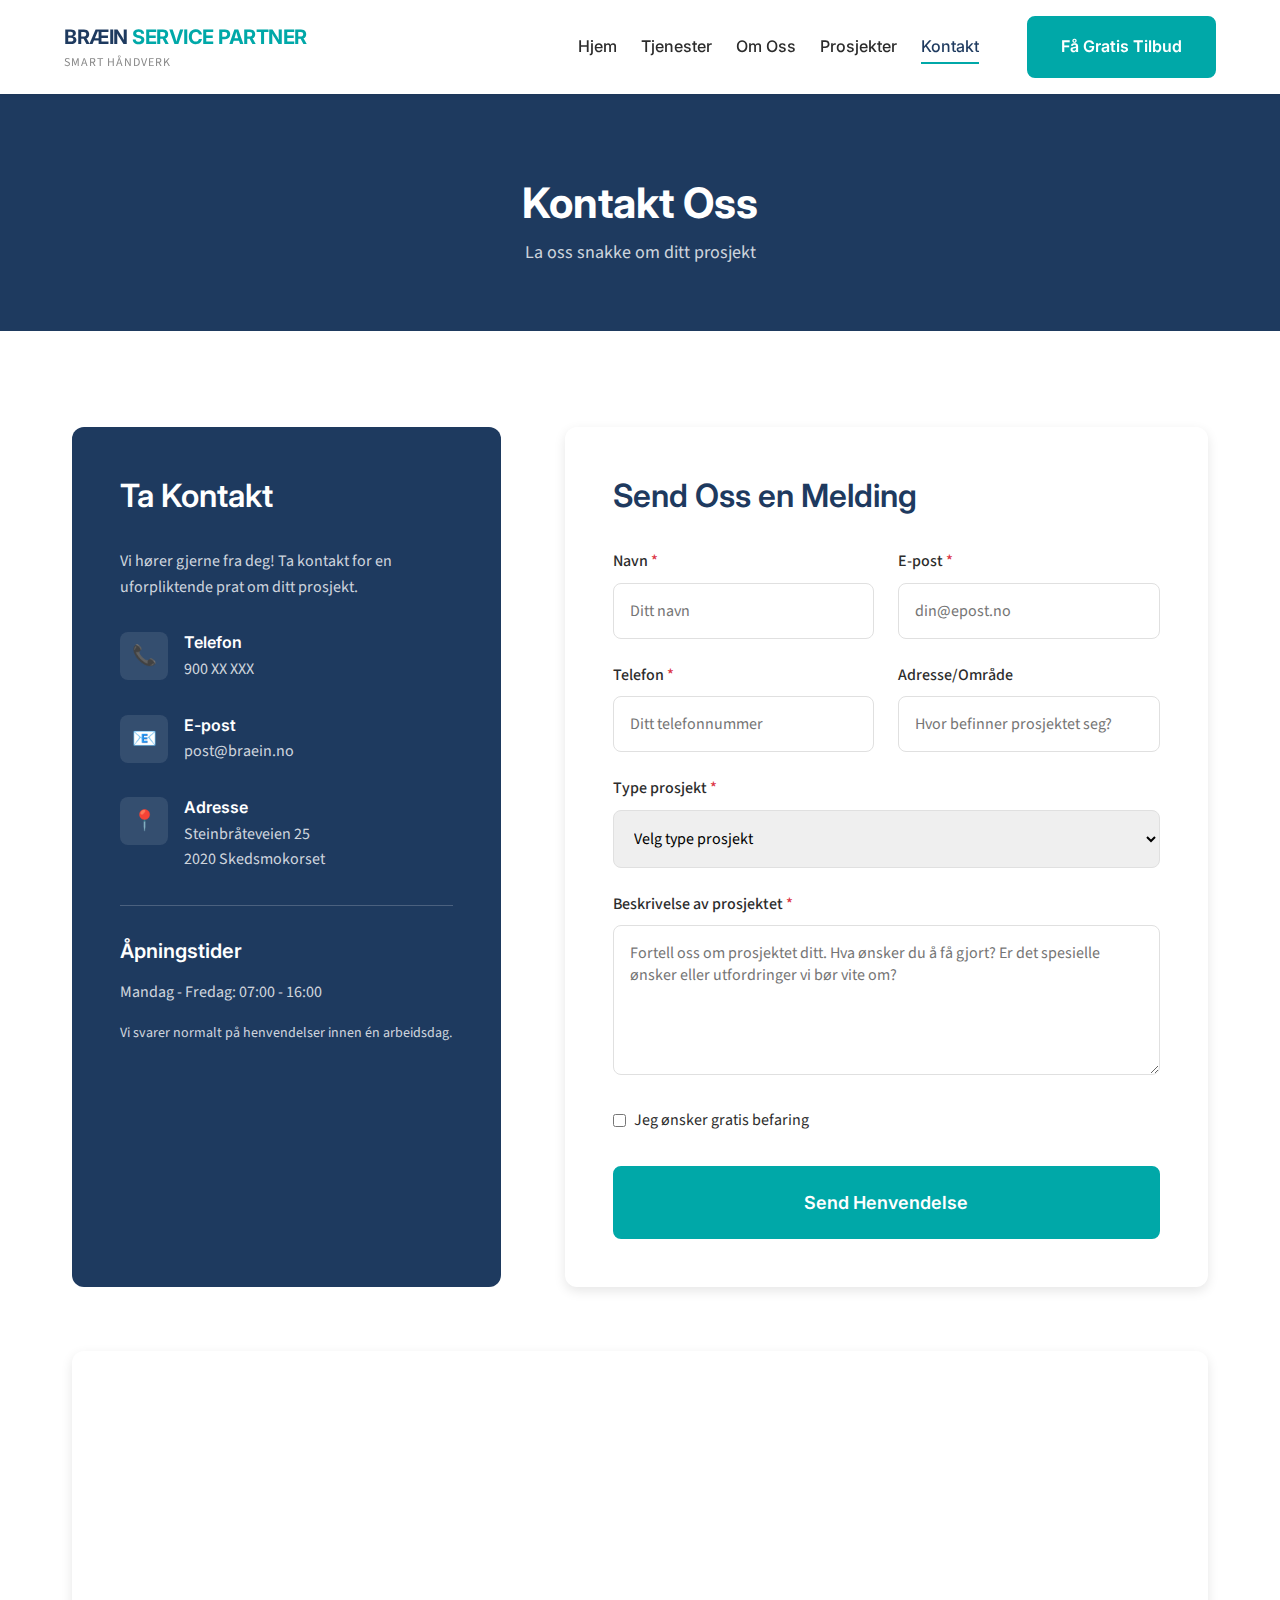
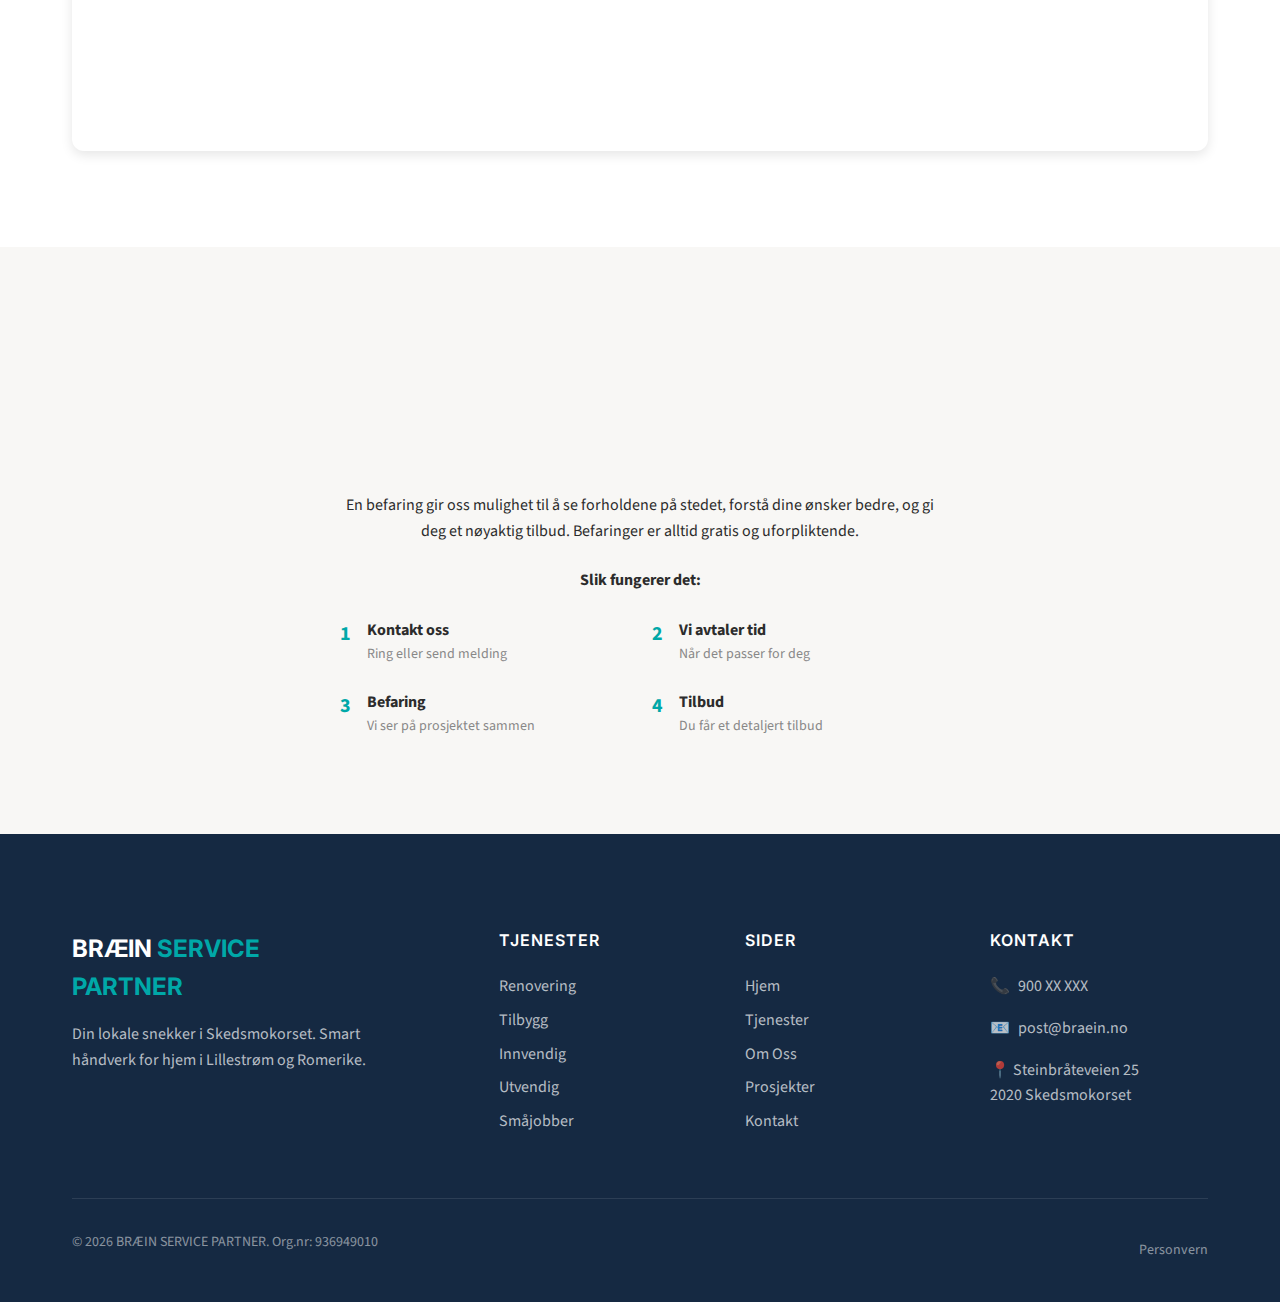
<file: kontakt.html>
<!DOCTYPE html>
<html lang="nb-NO">
<head>
    <meta charset="UTF-8">
    <meta name="viewport" content="width=device-width, initial-scale=1.0">
    <meta http-equiv="X-UA-Compatible" content="IE=edge">

    <!-- Primary Meta Tags -->
    <title>Kontakt Snekker Lillestrøm | Gratis Tilbud | BRÆIN SERVICE PARTNER</title>
    <meta name="description" content="Kontakt BRÆIN SERVICE PARTNER for snekkerarbeid i Lillestrøm. Gratis befaring og uforpliktende tilbud. Ring eller send melding.">
    <meta name="keywords" content="kontakt snekker, tilbud snekkerarbeid, befaring lillestrøm, skedsmokorset snekker">
    <meta name="author" content="BRÆIN SERVICE PARTNER">
    <meta name="robots" content="index, follow">

    <!-- Open Graph / Facebook -->
    <meta property="og:type" content="website">
    <meta property="og:url" content="https://braein.no/kontakt.html">
    <meta property="og:title" content="Kontakt Snekker Lillestrøm | BRÆIN SERVICE PARTNER">
    <meta property="og:description" content="Kontakt BRÆIN SERVICE PARTNER for snekkerarbeid i Lillestrøm. Gratis befaring og uforpliktende tilbud.">
    <meta property="og:locale" content="nb_NO">

    <!-- Canonical URL -->
    <link rel="canonical" href="https://braein.no/kontakt.html">

    <!-- Fonts -->
    <link rel="preconnect" href="https://fonts.googleapis.com">
    <link rel="preconnect" href="https://fonts.gstatic.com" crossorigin>
    <link href="https://fonts.googleapis.com/css2?family=Inter:wght@400;500;600;700&family=Source+Sans+Pro:wght@400;600&display=swap" rel="stylesheet">

    <!-- Stylesheets -->
    <link rel="stylesheet" href="css/style.css">
    <link rel="stylesheet" href="css/responsive.css">

    <!-- Favicon -->
    <link rel="icon" type="image/x-icon" href="favicon.ico">
</head>
<body>
    <!-- Header -->
    <header class="header">
        <div class="header__inner">
            <a href="index.html" class="header__logo">
                <div>
                    <div class="header__logo-text">BRÆIN <span>SERVICE PARTNER</span></div>
                    <div class="header__logo-tagline">Smart Håndverk</div>
                </div>
            </a>

            <nav class="nav" aria-label="Hovednavigasjon">
                <ul class="nav__list">
                    <li><a href="index.html" class="nav__link">Hjem</a></li>
                    <li><a href="tjenester.html" class="nav__link">Tjenester</a></li>
                    <li><a href="om-oss.html" class="nav__link">Om Oss</a></li>
                    <li><a href="prosjekter.html" class="nav__link">Prosjekter</a></li>
                    <li><a href="kontakt.html" class="nav__link active">Kontakt</a></li>
                </ul>
                <div class="nav__cta">
                    <a href="kontakt.html" class="btn btn--primary">Få Gratis Tilbud</a>
                </div>
            </nav>

            <button class="nav-toggle" aria-label="Åpne meny" aria-expanded="false">
                <span class="nav-toggle__bar"></span>
                <span class="nav-toggle__bar"></span>
                <span class="nav-toggle__bar"></span>
            </button>
        </div>
    </header>

    <!-- Page Header -->
    <section class="page-header">
        <div class="container">
            <h1 class="page-header__title">Kontakt Oss</h1>
            <p class="page-header__subtitle">La oss snakke om ditt prosjekt</p>
        </div>
    </section>

    <!-- Contact Section -->
    <section class="section">
        <div class="container">
            <div class="contact-grid">
                <!-- Contact Info -->
                <div class="contact-info">
                    <h2>Ta Kontakt</h2>
                    <p style="color: rgba(255,255,255,0.8); margin-bottom: var(--space-xl);">Vi hører gjerne fra deg! Ta kontakt for en uforpliktende prat om ditt prosjekt.</p>

                    <div class="contact-info__item">
                        <div class="contact-info__icon">📞</div>
                        <div class="contact-info__content">
                            <h4>Telefon</h4>
                            <p><a href="tel:+47900XXXXX">900 XX XXX</a></p>
                        </div>
                    </div>

                    <div class="contact-info__item">
                        <div class="contact-info__icon">📧</div>
                        <div class="contact-info__content">
                            <h4>E-post</h4>
                            <p><a href="mailto:post@braein.no">post@braein.no</a></p>
                        </div>
                    </div>

                    <div class="contact-info__item">
                        <div class="contact-info__icon">📍</div>
                        <div class="contact-info__content">
                            <h4>Adresse</h4>
                            <p>Steinbråteveien 25<br>2020 Skedsmokorset</p>
                        </div>
                    </div>

                    <div class="contact-info__hours">
                        <h4>Åpningstider</h4>
                        <p>Mandag - Fredag: 07:00 - 16:00</p>
                        <p style="margin-top: var(--space-sm); font-size: var(--text-sm);">Vi svarer normalt på henvendelser innen én arbeidsdag.</p>
                    </div>
                </div>

                <!-- Contact Form -->
                <div class="contact-form-wrapper">
                    <h2>Send Oss en Melding</h2>
                    <form id="contact-form" action="#" method="POST">
                        <div class="form-message"></div>

                        <div class="form-row">
                            <div class="form-group">
                                <label for="name">Navn <span class="required">*</span></label>
                                <input type="text" id="name" name="name" required placeholder="Ditt navn">
                            </div>
                            <div class="form-group">
                                <label for="email">E-post <span class="required">*</span></label>
                                <input type="email" id="email" name="email" required placeholder="din@epost.no">
                            </div>
                        </div>

                        <div class="form-row">
                            <div class="form-group">
                                <label for="phone">Telefon <span class="required">*</span></label>
                                <input type="tel" id="phone" name="phone" required placeholder="Ditt telefonnummer">
                            </div>
                            <div class="form-group">
                                <label for="address">Adresse/Område</label>
                                <input type="text" id="address" name="address" placeholder="Hvor befinner prosjektet seg?">
                            </div>
                        </div>

                        <div class="form-group">
                            <label for="projectType">Type prosjekt <span class="required">*</span></label>
                            <select id="projectType" name="projectType" required>
                                <option value="">Velg type prosjekt</option>
                                <option value="renovering">Renovering/oppussing</option>
                                <option value="tilbygg">Tilbygg/påbygg</option>
                                <option value="innvendig">Innvendig snekkerarbeid</option>
                                <option value="utvendig">Utvendig snekkerarbeid</option>
                                <option value="smajobber">Småjobber/vedlikehold</option>
                                <option value="annet">Annet</option>
                            </select>
                        </div>

                        <div class="form-group">
                            <label for="description">Beskrivelse av prosjektet <span class="required">*</span></label>
                            <textarea id="description" name="description" required placeholder="Fortell oss om prosjektet ditt. Hva ønsker du å få gjort? Er det spesielle ønsker eller utfordringer vi bør vite om?"></textarea>
                        </div>

                        <div class="form-group form-checkbox">
                            <input type="checkbox" id="siteVisit" name="siteVisit">
                            <label for="siteVisit">Jeg ønsker gratis befaring</label>
                        </div>

                        <div class="form-submit">
                            <button type="submit" class="btn btn--primary btn--lg">Send Henvendelse</button>
                        </div>
                    </form>
                </div>
            </div>

            <!-- Map Section -->
            <div class="contact-map">
                <iframe
                    src="https://www.google.com/maps/embed?pb=!1m18!1m12!1m3!1d1996.5!2d11.034!3d59.954!2m3!1f0!2f0!3f0!3m2!1i1024!2i768!4f13.1!3m3!1m2!1s0x46417c8e8c8c8c8c%3A0x1234567890abcdef!2sSteinbr%C3%A5teveien%2025%2C%202020%20Skedsmokorset!5e0!3m2!1sno!2sno!4v1234567890"
                    width="100%"
                    height="100%"
                    style="border:0;"
                    allowfullscreen=""
                    loading="lazy"
                    title="Kart til BRÆIN SERVICE PARTNER"
                    referrerpolicy="no-referrer-when-downgrade">
                </iframe>
            </div>
        </div>
    </section>

    <!-- Free Quote CTA -->
    <section class="section section--light">
        <div class="container">
            <div class="section-header">
                <h2 class="section-header__title">Gratis Befaring</h2>
                <p class="section-header__subtitle">Vi kommer gjerne på befaring for å se på prosjektet ditt</p>
            </div>
            <div class="text-center" style="max-width: 600px; margin: 0 auto;">
                <p>En befaring gir oss mulighet til å se forholdene på stedet, forstå dine ønsker bedre, og gi deg et nøyaktig tilbud. Befaringer er alltid gratis og uforpliktende.</p>
                <p style="margin-top: var(--space-lg);"><strong>Slik fungerer det:</strong></p>
                <div style="display: grid; grid-template-columns: repeat(auto-fit, minmax(200px, 1fr)); gap: var(--space-lg); margin-top: var(--space-lg); text-align: left;">
                    <div style="display: flex; gap: var(--space-md);">
                        <span style="color: var(--color-accent); font-weight: bold; font-size: var(--text-xl);">1</span>
                        <div>
                            <strong>Kontakt oss</strong>
                            <p class="text-muted" style="font-size: var(--text-sm);">Ring eller send melding</p>
                        </div>
                    </div>
                    <div style="display: flex; gap: var(--space-md);">
                        <span style="color: var(--color-accent); font-weight: bold; font-size: var(--text-xl);">2</span>
                        <div>
                            <strong>Vi avtaler tid</strong>
                            <p class="text-muted" style="font-size: var(--text-sm);">Når det passer for deg</p>
                        </div>
                    </div>
                    <div style="display: flex; gap: var(--space-md);">
                        <span style="color: var(--color-accent); font-weight: bold; font-size: var(--text-xl);">3</span>
                        <div>
                            <strong>Befaring</strong>
                            <p class="text-muted" style="font-size: var(--text-sm);">Vi ser på prosjektet sammen</p>
                        </div>
                    </div>
                    <div style="display: flex; gap: var(--space-md);">
                        <span style="color: var(--color-accent); font-weight: bold; font-size: var(--text-xl);">4</span>
                        <div>
                            <strong>Tilbud</strong>
                            <p class="text-muted" style="font-size: var(--text-sm);">Du får et detaljert tilbud</p>
                        </div>
                    </div>
                </div>
            </div>
        </div>
    </section>

    <!-- Footer -->
    <footer class="footer">
        <div class="container">
            <div class="footer__grid">
                <div class="footer__brand">
                    <div class="footer__logo">BRÆIN <span>SERVICE PARTNER</span></div>
                    <p class="footer__description">Din lokale snekker i Skedsmokorset. Smart håndverk for hjem i Lillestrøm og Romerike.</p>
                </div>

                <div class="footer__column">
                    <h4>Tjenester</h4>
                    <div class="footer__links">
                        <a href="tjenester.html#renovering">Renovering</a>
                        <a href="tjenester.html#tilbygg">Tilbygg</a>
                        <a href="tjenester.html#innvendig">Innvendig</a>
                        <a href="tjenester.html#utvendig">Utvendig</a>
                        <a href="tjenester.html#smajobber">Småjobber</a>
                    </div>
                </div>

                <div class="footer__column">
                    <h4>Sider</h4>
                    <div class="footer__links">
                        <a href="index.html">Hjem</a>
                        <a href="tjenester.html">Tjenester</a>
                        <a href="om-oss.html">Om Oss</a>
                        <a href="prosjekter.html">Prosjekter</a>
                        <a href="kontakt.html">Kontakt</a>
                    </div>
                </div>

                <div class="footer__column">
                    <h4>Kontakt</h4>
                    <div class="footer__contact-item">
                        📞 <a href="tel:+47900XXXXX">900 XX XXX</a>
                    </div>
                    <div class="footer__contact-item">
                        📧 <a href="mailto:post@braein.no">post@braein.no</a>
                    </div>
                    <div class="footer__contact-item">
                        📍 Steinbråteveien 25<br>2020 Skedsmokorset
                    </div>
                </div>
            </div>

            <div class="footer__bottom">
                <p class="footer__copyright">© 2026 BRÆIN SERVICE PARTNER. Org.nr: 936949010</p>
                <div class="footer__legal">
                    <a href="#">Personvern</a>
                </div>
            </div>
        </div>
    </footer>

    <!-- JavaScript -->
    <script src="js/main.js"></script>
</body>
</html>
</file>
<file: css/style.css>
/* ========================================
   BRÆIN SERVICE PARTNER - Main Stylesheet
   ======================================== */

/* CSS Custom Properties (Design Tokens) */
:root {
    /* Colors */
    --color-primary: #1E3A5F;
    --color-primary-dark: #152942;
    --color-primary-light: #2a4d7a;
    --color-secondary: #C5A572;
    --color-secondary-dark: #a88b5a;
    --color-secondary-light: #d4bb8f;
    --color-accent: #00A8A8;
    --color-accent-dark: #008080;
    --color-accent-light: #00c4c4;
    --color-light: #F8F7F5;
    --color-white: #FFFFFF;
    --color-text: #2C2C2C;
    --color-text-light: #666666;
    --color-text-muted: #888888;
    --color-border: #E0E0E0;
    --color-success: #28a745;
    --color-error: #dc3545;

    /* Typography */
    --font-heading: 'Inter', -apple-system, BlinkMacSystemFont, sans-serif;
    --font-body: 'Source Sans Pro', -apple-system, BlinkMacSystemFont, sans-serif;

    /* Font Sizes */
    --text-xs: 0.75rem;
    --text-sm: 0.875rem;
    --text-base: 1rem;
    --text-lg: 1.125rem;
    --text-xl: 1.25rem;
    --text-2xl: 1.5rem;
    --text-3xl: 2rem;
    --text-4xl: 2.625rem;

    /* Spacing */
    --space-xs: 0.25rem;
    --space-sm: 0.5rem;
    --space-md: 1rem;
    --space-lg: 1.5rem;
    --space-xl: 2rem;
    --space-2xl: 3rem;
    --space-3xl: 4rem;
    --space-4xl: 6rem;

    /* Layout */
    --max-width: 1200px;
    --border-radius: 8px;
    --border-radius-lg: 12px;

    /* Shadows */
    --shadow-sm: 0 1px 3px rgba(0, 0, 0, 0.08);
    --shadow-md: 0 4px 12px rgba(0, 0, 0, 0.1);
    --shadow-lg: 0 8px 24px rgba(0, 0, 0, 0.12);
    --shadow-xl: 0 12px 48px rgba(0, 0, 0, 0.15);

    /* Transitions */
    --transition-fast: 150ms ease;
    --transition-base: 250ms ease;
    --transition-slow: 350ms ease;
}

/* ========================================
   Reset & Base Styles
   ======================================== */

*, *::before, *::after {
    box-sizing: border-box;
    margin: 0;
    padding: 0;
}

html {
    font-size: 16px;
    scroll-behavior: smooth;
    -webkit-font-smoothing: antialiased;
    -moz-osx-font-smoothing: grayscale;
}

body {
    font-family: var(--font-body);
    font-size: var(--text-base);
    line-height: 1.6;
    color: var(--color-text);
    background-color: var(--color-white);
}

img {
    max-width: 100%;
    height: auto;
    display: block;
}

a {
    color: var(--color-primary);
    text-decoration: none;
    transition: color var(--transition-fast);
}

a:hover {
    color: var(--color-accent);
}

ul, ol {
    list-style: none;
}

h1, h2, h3, h4, h5, h6 {
    font-family: var(--font-heading);
    font-weight: 600;
    line-height: 1.3;
    color: var(--color-primary);
}

h1 { font-size: var(--text-4xl); font-weight: 700; }
h2 { font-size: var(--text-3xl); }
h3 { font-size: var(--text-2xl); }
h4 { font-size: var(--text-xl); }

p {
    margin-bottom: var(--space-md);
}

p:last-child {
    margin-bottom: 0;
}

/* ========================================
   Utility Classes
   ======================================== */

.container {
    width: 100%;
    max-width: var(--max-width);
    margin: 0 auto;
    padding: 0 var(--space-lg);
}

.section {
    padding: var(--space-4xl) 0;
}

.section--light {
    background-color: var(--color-light);
}

.section--primary {
    background-color: var(--color-primary);
    color: var(--color-white);
}

.section--primary h2,
.section--primary h3 {
    color: var(--color-white);
}

.text-center { text-align: center; }
.text-left { text-align: left; }
.text-right { text-align: right; }

.text-muted { color: var(--color-text-muted); }
.text-light { color: var(--color-text-light); }
.text-accent { color: var(--color-accent); }
.text-secondary { color: var(--color-secondary); }

.mb-0 { margin-bottom: 0; }
.mb-sm { margin-bottom: var(--space-sm); }
.mb-md { margin-bottom: var(--space-md); }
.mb-lg { margin-bottom: var(--space-lg); }
.mb-xl { margin-bottom: var(--space-xl); }
.mb-2xl { margin-bottom: var(--space-2xl); }

/* ========================================
   Buttons
   ======================================== */

.btn {
    display: inline-flex;
    align-items: center;
    justify-content: center;
    padding: var(--space-md) var(--space-xl);
    font-family: var(--font-heading);
    font-size: var(--text-base);
    font-weight: 600;
    text-decoration: none;
    border: 2px solid transparent;
    border-radius: var(--border-radius);
    cursor: pointer;
    transition: all var(--transition-base);
    gap: var(--space-sm);
}

.btn--primary {
    background-color: var(--color-accent);
    color: var(--color-white);
    border-color: var(--color-accent);
}

.btn--primary:hover {
    background-color: var(--color-accent-dark);
    border-color: var(--color-accent-dark);
    color: var(--color-white);
    transform: translateY(-2px);
    box-shadow: var(--shadow-md);
}

.btn--secondary {
    background-color: transparent;
    color: var(--color-primary);
    border-color: var(--color-primary);
}

.btn--secondary:hover {
    background-color: var(--color-primary);
    color: var(--color-white);
    transform: translateY(-2px);
}

.btn--white {
    background-color: var(--color-white);
    color: var(--color-primary);
    border-color: var(--color-white);
}

.btn--white:hover {
    background-color: var(--color-light);
    border-color: var(--color-light);
    color: var(--color-primary);
    transform: translateY(-2px);
}

.btn--outline-white {
    background-color: transparent;
    color: var(--color-white);
    border-color: var(--color-white);
}

.btn--outline-white:hover {
    background-color: var(--color-white);
    color: var(--color-primary);
}

.btn--lg {
    padding: var(--space-lg) var(--space-2xl);
    font-size: var(--text-lg);
}

.btn--sm {
    padding: var(--space-sm) var(--space-md);
    font-size: var(--text-sm);
}

/* ========================================
   Header & Navigation
   ======================================== */

.header {
    position: fixed;
    top: 0;
    left: 0;
    right: 0;
    background-color: var(--color-white);
    box-shadow: var(--shadow-sm);
    z-index: 1000;
    transition: box-shadow var(--transition-base);
}

.header.scrolled {
    box-shadow: var(--shadow-md);
}

.header__inner {
    display: flex;
    align-items: center;
    justify-content: space-between;
    padding: var(--space-md) var(--space-lg);
    max-width: var(--max-width);
    margin: 0 auto;
}

.header__logo {
    display: flex;
    align-items: center;
    gap: var(--space-sm);
}

.header__logo-text {
    font-family: var(--font-heading);
    font-size: var(--text-xl);
    font-weight: 700;
    color: var(--color-primary);
    letter-spacing: -0.5px;
}

.header__logo-text span {
    color: var(--color-accent);
}

.header__logo-tagline {
    font-size: var(--text-xs);
    color: var(--color-text-muted);
    text-transform: uppercase;
    letter-spacing: 1px;
}

.nav {
    display: flex;
    align-items: center;
    gap: var(--space-xl);
}

.nav__list {
    display: flex;
    align-items: center;
    gap: var(--space-lg);
}

.nav__link {
    font-family: var(--font-heading);
    font-weight: 500;
    color: var(--color-text);
    padding: var(--space-sm) 0;
    position: relative;
}

.nav__link::after {
    content: '';
    position: absolute;
    bottom: 0;
    left: 0;
    width: 0;
    height: 2px;
    background-color: var(--color-accent);
    transition: width var(--transition-base);
}

.nav__link:hover::after,
.nav__link.active::after {
    width: 100%;
}

.nav__link:hover,
.nav__link.active {
    color: var(--color-primary);
}

.nav__cta {
    margin-left: var(--space-md);
}

/* Mobile Navigation Toggle */
.nav-toggle {
    display: none;
    flex-direction: column;
    gap: 5px;
    padding: var(--space-sm);
    background: none;
    border: none;
    cursor: pointer;
}

.nav-toggle__bar {
    width: 24px;
    height: 2px;
    background-color: var(--color-primary);
    transition: all var(--transition-base);
}

/* ========================================
   Quick Contact Bar
   ======================================== */

.quick-contact {
    background-color: var(--color-primary);
    color: var(--color-white);
    padding: var(--space-sm) 0;
}

.quick-contact__inner {
    display: flex;
    align-items: center;
    justify-content: flex-end;
    gap: var(--space-xl);
    max-width: var(--max-width);
    margin: 0 auto;
    padding: 0 var(--space-lg);
}

.quick-contact__item {
    display: flex;
    align-items: center;
    gap: var(--space-sm);
    font-size: var(--text-sm);
}

.quick-contact__item a {
    color: var(--color-white);
}

.quick-contact__item a:hover {
    color: var(--color-secondary-light);
}

.quick-contact__icon {
    font-size: var(--text-base);
}

/* ========================================
   Hero Section
   ======================================== */

.hero {
    position: relative;
    min-height: 90vh;
    display: flex;
    align-items: center;
    background-color: var(--color-primary);
    margin-top: 80px;
    overflow: hidden;
}

.hero__background {
    position: absolute;
    inset: 0;
    z-index: 1;
}

.hero__background img {
    width: 100%;
    height: 100%;
    object-fit: cover;
    opacity: 0.3;
}

.hero__overlay {
    position: absolute;
    inset: 0;
    background: linear-gradient(135deg, rgba(30, 58, 95, 0.95) 0%, rgba(30, 58, 95, 0.8) 100%);
    z-index: 2;
}

.hero__content {
    position: relative;
    z-index: 3;
    max-width: 700px;
    padding: var(--space-4xl) 0;
}

.hero__badge {
    display: inline-block;
    padding: var(--space-sm) var(--space-md);
    background-color: rgba(197, 165, 114, 0.2);
    border: 1px solid var(--color-secondary);
    border-radius: var(--border-radius);
    color: var(--color-secondary-light);
    font-size: var(--text-sm);
    font-weight: 500;
    margin-bottom: var(--space-lg);
}

.hero__title {
    color: var(--color-white);
    font-size: clamp(2.5rem, 5vw, 3.5rem);
    margin-bottom: var(--space-lg);
    line-height: 1.2;
}

.hero__title span {
    color: var(--color-secondary);
}

.hero__subtitle {
    color: rgba(255, 255, 255, 0.9);
    font-size: var(--text-xl);
    margin-bottom: var(--space-2xl);
    line-height: 1.6;
}

.hero__actions {
    display: flex;
    flex-wrap: wrap;
    gap: var(--space-md);
}

.hero__features {
    display: flex;
    flex-wrap: wrap;
    gap: var(--space-lg);
    margin-top: var(--space-2xl);
    padding-top: var(--space-2xl);
    border-top: 1px solid rgba(255, 255, 255, 0.2);
}

.hero__feature {
    display: flex;
    align-items: center;
    gap: var(--space-sm);
    color: rgba(255, 255, 255, 0.9);
    font-size: var(--text-sm);
}

.hero__feature-icon {
    color: var(--color-accent);
}

/* ========================================
   Section Headers
   ======================================== */

.section-header {
    text-align: center;
    max-width: 700px;
    margin: 0 auto var(--space-3xl);
}

.section-header__title {
    margin-bottom: var(--space-md);
}

.section-header__subtitle {
    color: var(--color-text-light);
    font-size: var(--text-lg);
}

/* ========================================
   Services Grid
   ======================================== */

.services-grid {
    display: grid;
    grid-template-columns: repeat(auto-fit, minmax(280px, 1fr));
    gap: var(--space-xl);
}

.service-card {
    background-color: var(--color-white);
    border-radius: var(--border-radius-lg);
    padding: var(--space-2xl);
    box-shadow: var(--shadow-sm);
    transition: all var(--transition-base);
    border: 1px solid var(--color-border);
}

.service-card:hover {
    transform: translateY(-4px);
    box-shadow: var(--shadow-lg);
    border-color: var(--color-accent);
}

.service-card__icon {
    width: 60px;
    height: 60px;
    display: flex;
    align-items: center;
    justify-content: center;
    background-color: var(--color-light);
    border-radius: var(--border-radius);
    margin-bottom: var(--space-lg);
    font-size: var(--text-2xl);
    color: var(--color-accent);
}

.service-card__title {
    font-size: var(--text-xl);
    margin-bottom: var(--space-sm);
}

.service-card__description {
    color: var(--color-text-light);
    margin-bottom: var(--space-md);
}

.service-card__link {
    display: inline-flex;
    align-items: center;
    gap: var(--space-sm);
    font-weight: 600;
    color: var(--color-accent);
}

.service-card__link:hover {
    gap: var(--space-md);
}

/* ========================================
   Why Choose Us
   ======================================== */

.features-grid {
    display: grid;
    grid-template-columns: repeat(auto-fit, minmax(300px, 1fr));
    gap: var(--space-xl);
}

.feature-item {
    display: flex;
    gap: var(--space-md);
}

.feature-item__icon {
    flex-shrink: 0;
    width: 48px;
    height: 48px;
    display: flex;
    align-items: center;
    justify-content: center;
    background-color: var(--color-accent);
    color: var(--color-white);
    border-radius: var(--border-radius);
    font-size: var(--text-xl);
}

.feature-item__content h4 {
    margin-bottom: var(--space-xs);
    color: var(--color-primary);
}

.feature-item__content p {
    color: var(--color-text-light);
    font-size: var(--text-sm);
}

/* ========================================
   Service Area Map Section
   ======================================== */

.service-area {
    display: grid;
    grid-template-columns: 1fr 1fr;
    gap: var(--space-3xl);
    align-items: center;
}

.service-area__content h2 {
    margin-bottom: var(--space-lg);
}

.service-area__content p {
    color: var(--color-text-light);
    margin-bottom: var(--space-xl);
}

.service-area__list {
    display: grid;
    grid-template-columns: repeat(2, 1fr);
    gap: var(--space-sm);
}

.service-area__item {
    display: flex;
    align-items: center;
    gap: var(--space-sm);
    color: var(--color-text);
}

.service-area__item--primary {
    font-weight: 600;
}

.service-area__item::before {
    content: '✓';
    color: var(--color-accent);
    font-weight: 700;
}

.service-area__map {
    background-color: var(--color-light);
    border-radius: var(--border-radius-lg);
    height: 400px;
    display: flex;
    align-items: center;
    justify-content: center;
    overflow: hidden;
}

.service-area__map iframe {
    width: 100%;
    height: 100%;
    border: none;
}

/* ========================================
   Trust Section / Promise
   ======================================== */

.trust-section {
    text-align: center;
}

.trust-section__content {
    max-width: 800px;
    margin: 0 auto;
}

.trust-section__title {
    color: var(--color-white);
    margin-bottom: var(--space-xl);
}

.trust-section__text {
    font-size: var(--text-lg);
    line-height: 1.8;
    opacity: 0.9;
}

.trust-section__highlight {
    color: var(--color-secondary);
    font-weight: 600;
}

/* ========================================
   CTA Section
   ======================================== */

.cta-section {
    background: linear-gradient(135deg, var(--color-accent) 0%, var(--color-accent-dark) 100%);
    text-align: center;
    padding: var(--space-4xl) 0;
}

.cta-section h2 {
    color: var(--color-white);
    margin-bottom: var(--space-md);
}

.cta-section p {
    color: rgba(255, 255, 255, 0.9);
    font-size: var(--text-lg);
    max-width: 600px;
    margin: 0 auto var(--space-xl);
}

.cta-section__actions {
    display: flex;
    justify-content: center;
    gap: var(--space-md);
    flex-wrap: wrap;
}

/* ========================================
   Page Header
   ======================================== */

.page-header {
    background-color: var(--color-primary);
    padding: var(--space-4xl) 0 var(--space-3xl);
    margin-top: 80px;
    text-align: center;
}

.page-header__title {
    color: var(--color-white);
    margin-bottom: var(--space-sm);
}

.page-header__subtitle {
    color: rgba(255, 255, 255, 0.8);
    font-size: var(--text-lg);
}

/* ========================================
   Services Page Specific
   ======================================== */

.service-detail {
    padding: var(--space-3xl) 0;
    border-bottom: 1px solid var(--color-border);
}

.service-detail:last-child {
    border-bottom: none;
}

.service-detail:nth-child(even) {
    background-color: var(--color-light);
}

.service-detail__inner {
    display: grid;
    grid-template-columns: 1fr 1fr;
    gap: var(--space-3xl);
    align-items: center;
}

.service-detail:nth-child(even) .service-detail__inner {
    direction: rtl;
}

.service-detail:nth-child(even) .service-detail__inner > * {
    direction: ltr;
}

.service-detail__content h2 {
    margin-bottom: var(--space-lg);
    display: flex;
    align-items: center;
    gap: var(--space-md);
}

.service-detail__icon {
    font-size: var(--text-3xl);
    color: var(--color-accent);
}

.service-detail__content p {
    color: var(--color-text-light);
    margin-bottom: var(--space-lg);
}

.service-detail__list {
    display: grid;
    gap: var(--space-sm);
}

.service-detail__list li {
    display: flex;
    align-items: center;
    gap: var(--space-sm);
    padding: var(--space-sm) 0;
}

.service-detail__list li::before {
    content: '•';
    color: var(--color-accent);
    font-weight: 700;
    font-size: var(--text-xl);
}

.service-detail__image {
    border-radius: var(--border-radius-lg);
    overflow: hidden;
    box-shadow: var(--shadow-lg);
}

.service-detail__image img {
    width: 100%;
    height: 350px;
    object-fit: cover;
}

/* Pricing Section */
.pricing-section {
    background-color: var(--color-light);
    padding: var(--space-3xl) 0;
}

.pricing-card {
    background-color: var(--color-white);
    border-radius: var(--border-radius-lg);
    padding: var(--space-2xl);
    max-width: 500px;
    margin: 0 auto;
    text-align: center;
    box-shadow: var(--shadow-md);
}

.pricing-card h3 {
    margin-bottom: var(--space-lg);
}

.pricing-card__item {
    display: flex;
    justify-content: space-between;
    padding: var(--space-md) 0;
    border-bottom: 1px solid var(--color-border);
}

.pricing-card__item:last-of-type {
    border-bottom: none;
}

.pricing-card__label {
    color: var(--color-text-light);
}

.pricing-card__value {
    font-weight: 600;
    color: var(--color-primary);
}

.pricing-card__note {
    margin-top: var(--space-lg);
    padding-top: var(--space-lg);
    border-top: 1px solid var(--color-border);
    color: var(--color-text-muted);
    font-size: var(--text-sm);
}

/* ========================================
   About Page Specific
   ======================================== */

.about-intro {
    display: grid;
    grid-template-columns: 1fr 1fr;
    gap: var(--space-3xl);
    align-items: center;
}

.about-intro__content h2 {
    margin-bottom: var(--space-lg);
}

.about-intro__content p {
    color: var(--color-text-light);
    margin-bottom: var(--space-md);
}

.about-intro__image {
    border-radius: var(--border-radius-lg);
    overflow: hidden;
    box-shadow: var(--shadow-lg);
}

.about-intro__image img {
    width: 100%;
    height: 450px;
    object-fit: cover;
}

/* Values Section */
.values-grid {
    display: grid;
    grid-template-columns: repeat(auto-fit, minmax(250px, 1fr));
    gap: var(--space-xl);
}

.value-card {
    text-align: center;
    padding: var(--space-2xl);
    background-color: var(--color-white);
    border-radius: var(--border-radius-lg);
    box-shadow: var(--shadow-sm);
    transition: all var(--transition-base);
}

.value-card:hover {
    transform: translateY(-4px);
    box-shadow: var(--shadow-md);
}

.value-card__icon {
    width: 70px;
    height: 70px;
    display: flex;
    align-items: center;
    justify-content: center;
    background-color: var(--color-primary);
    color: var(--color-white);
    border-radius: 50%;
    margin: 0 auto var(--space-lg);
    font-size: var(--text-2xl);
}

.value-card h4 {
    margin-bottom: var(--space-sm);
    text-transform: uppercase;
    letter-spacing: 1px;
    font-size: var(--text-sm);
    color: var(--color-accent);
}

.value-card p {
    color: var(--color-text-light);
}

/* Coverage Areas List */
.coverage-section {
    display: grid;
    grid-template-columns: repeat(2, 1fr);
    gap: var(--space-xl);
}

.coverage-area {
    background-color: var(--color-white);
    border-radius: var(--border-radius-lg);
    padding: var(--space-2xl);
    box-shadow: var(--shadow-sm);
}

.coverage-area h3 {
    margin-bottom: var(--space-lg);
    padding-bottom: var(--space-md);
    border-bottom: 2px solid var(--color-accent);
}

.coverage-area ul {
    display: grid;
    gap: var(--space-sm);
}

.coverage-area li {
    display: flex;
    align-items: center;
    gap: var(--space-sm);
}

.coverage-area li::before {
    content: '📍';
    font-size: var(--text-sm);
}

/* ========================================
   Projects Page Specific
   ======================================== */

.projects-intro {
    text-align: center;
    max-width: 700px;
    margin: 0 auto var(--space-3xl);
}

.projects-intro p {
    color: var(--color-text-light);
}

.projects-grid {
    display: grid;
    grid-template-columns: repeat(auto-fit, minmax(350px, 1fr));
    gap: var(--space-xl);
}

.project-card {
    border-radius: var(--border-radius-lg);
    overflow: hidden;
    background-color: var(--color-white);
    box-shadow: var(--shadow-md);
    transition: all var(--transition-base);
}

.project-card:hover {
    transform: translateY(-4px);
    box-shadow: var(--shadow-xl);
}

.project-card__image {
    height: 250px;
    overflow: hidden;
}

.project-card__image img {
    width: 100%;
    height: 100%;
    object-fit: cover;
    transition: transform var(--transition-slow);
}

.project-card:hover .project-card__image img {
    transform: scale(1.05);
}

.project-card__content {
    padding: var(--space-xl);
}

.project-card__category {
    display: inline-block;
    padding: var(--space-xs) var(--space-sm);
    background-color: var(--color-light);
    color: var(--color-accent);
    font-size: var(--text-xs);
    font-weight: 600;
    text-transform: uppercase;
    letter-spacing: 0.5px;
    border-radius: var(--border-radius);
    margin-bottom: var(--space-sm);
}

.project-card__title {
    margin-bottom: var(--space-sm);
}

.project-card__description {
    color: var(--color-text-light);
    font-size: var(--text-sm);
}

/* ========================================
   Contact Page Specific
   ======================================== */

.contact-grid {
    display: grid;
    grid-template-columns: 1fr 1.5fr;
    gap: var(--space-3xl);
}

.contact-info {
    background-color: var(--color-primary);
    color: var(--color-white);
    border-radius: var(--border-radius-lg);
    padding: var(--space-2xl);
}

.contact-info h2 {
    color: var(--color-white);
    margin-bottom: var(--space-xl);
}

.contact-info__item {
    display: flex;
    gap: var(--space-md);
    margin-bottom: var(--space-xl);
}

.contact-info__icon {
    width: 48px;
    height: 48px;
    display: flex;
    align-items: center;
    justify-content: center;
    background-color: rgba(255, 255, 255, 0.1);
    border-radius: var(--border-radius);
    font-size: var(--text-xl);
    flex-shrink: 0;
}

.contact-info__content h4 {
    color: var(--color-white);
    margin-bottom: var(--space-xs);
    font-size: var(--text-base);
}

.contact-info__content p,
.contact-info__content a {
    color: rgba(255, 255, 255, 0.8);
}

.contact-info__content a:hover {
    color: var(--color-secondary-light);
}

.contact-info__hours {
    margin-top: var(--space-xl);
    padding-top: var(--space-xl);
    border-top: 1px solid rgba(255, 255, 255, 0.2);
}

.contact-info__hours h4 {
    color: var(--color-white);
    margin-bottom: var(--space-md);
}

.contact-info__hours p {
    color: rgba(255, 255, 255, 0.8);
}

/* Contact Form */
.contact-form-wrapper {
    background-color: var(--color-white);
    border-radius: var(--border-radius-lg);
    padding: var(--space-2xl);
    box-shadow: var(--shadow-md);
}

.contact-form-wrapper h2 {
    margin-bottom: var(--space-xl);
}

.form-group {
    margin-bottom: var(--space-lg);
}

.form-group label {
    display: block;
    margin-bottom: var(--space-sm);
    font-weight: 500;
    color: var(--color-text);
}

.form-group label .required {
    color: var(--color-error);
}

.form-group input,
.form-group select,
.form-group textarea {
    width: 100%;
    padding: var(--space-md);
    border: 1px solid var(--color-border);
    border-radius: var(--border-radius);
    font-family: var(--font-body);
    font-size: var(--text-base);
    transition: border-color var(--transition-fast), box-shadow var(--transition-fast);
}

.form-group input:focus,
.form-group select:focus,
.form-group textarea:focus {
    outline: none;
    border-color: var(--color-accent);
    box-shadow: 0 0 0 3px rgba(0, 168, 168, 0.1);
}

.form-group textarea {
    min-height: 150px;
    resize: vertical;
}

.form-row {
    display: grid;
    grid-template-columns: repeat(2, 1fr);
    gap: var(--space-lg);
}

.form-checkbox {
    display: flex;
    align-items: center;
    gap: var(--space-sm);
}

.form-checkbox input {
    width: auto;
}

.form-checkbox label {
    margin-bottom: 0;
    font-weight: 400;
}

.form-submit {
    margin-top: var(--space-xl);
}

.form-submit .btn {
    width: 100%;
}

/* Form Messages */
.form-message {
    padding: var(--space-md);
    border-radius: var(--border-radius);
    margin-bottom: var(--space-lg);
    display: none;
}

.form-message.success {
    display: block;
    background-color: #d4edda;
    color: #155724;
    border: 1px solid #c3e6cb;
}

.form-message.error {
    display: block;
    background-color: #f8d7da;
    color: #721c24;
    border: 1px solid #f5c6cb;
}

/* Map Section */
.contact-map {
    margin-top: var(--space-3xl);
    border-radius: var(--border-radius-lg);
    overflow: hidden;
    height: 400px;
    box-shadow: var(--shadow-md);
}

.contact-map iframe {
    width: 100%;
    height: 100%;
    border: none;
}

/* ========================================
   Footer
   ======================================== */

.footer {
    background-color: var(--color-primary-dark);
    color: var(--color-white);
    padding: var(--space-4xl) 0 var(--space-xl);
}

.footer__grid {
    display: grid;
    grid-template-columns: 2fr 1fr 1fr 1fr;
    gap: var(--space-3xl);
    margin-bottom: var(--space-3xl);
}

.footer__brand {
    max-width: 300px;
}

.footer__logo {
    font-family: var(--font-heading);
    font-size: var(--text-2xl);
    font-weight: 700;
    color: var(--color-white);
    margin-bottom: var(--space-md);
}

.footer__logo span {
    color: var(--color-accent);
}

.footer__description {
    color: rgba(255, 255, 255, 0.7);
    margin-bottom: var(--space-lg);
}

.footer__column h4 {
    color: var(--color-white);
    font-size: var(--text-base);
    margin-bottom: var(--space-lg);
    text-transform: uppercase;
    letter-spacing: 1px;
}

.footer__links {
    display: flex;
    flex-direction: column;
    gap: var(--space-sm);
}

.footer__links a {
    color: rgba(255, 255, 255, 0.7);
    transition: color var(--transition-fast);
}

.footer__links a:hover {
    color: var(--color-secondary-light);
}

.footer__contact-item {
    display: flex;
    align-items: flex-start;
    gap: var(--space-sm);
    margin-bottom: var(--space-md);
    color: rgba(255, 255, 255, 0.7);
}

.footer__contact-item a {
    color: rgba(255, 255, 255, 0.7);
}

.footer__contact-item a:hover {
    color: var(--color-secondary-light);
}

.footer__bottom {
    padding-top: var(--space-xl);
    border-top: 1px solid rgba(255, 255, 255, 0.1);
    display: flex;
    justify-content: space-between;
    align-items: center;
}

.footer__copyright {
    color: rgba(255, 255, 255, 0.5);
    font-size: var(--text-sm);
}

.footer__legal {
    display: flex;
    gap: var(--space-lg);
}

.footer__legal a {
    color: rgba(255, 255, 255, 0.5);
    font-size: var(--text-sm);
}

.footer__legal a:hover {
    color: var(--color-white);
}

/* ========================================
   Animations
   ======================================== */

@keyframes fadeInUp {
    from {
        opacity: 0;
        transform: translateY(20px);
    }
    to {
        opacity: 1;
        transform: translateY(0);
    }
}

.animate-fade-in-up {
    animation: fadeInUp 0.6s ease forwards;
}

/* ========================================
   Loading States
   ======================================== */

.btn--loading {
    position: relative;
    color: transparent !important;
    pointer-events: none;
}

.btn--loading::after {
    content: '';
    position: absolute;
    width: 20px;
    height: 20px;
    top: 50%;
    left: 50%;
    margin-left: -10px;
    margin-top: -10px;
    border: 2px solid var(--color-white);
    border-radius: 50%;
    border-top-color: transparent;
    animation: spin 0.8s linear infinite;
}

@keyframes spin {
    to {
        transform: rotate(360deg);
    }
}
</file>
<file: css/responsive.css>
/* ========================================
   BRÆIN SERVICE PARTNER - Responsive Styles
   Mobile First Approach
   ======================================== */

/* ========================================
   Large Desktop (1200px+)
   ======================================== */

@media (min-width: 1200px) {
    .container {
        padding: 0 var(--space-xl);
    }

    .hero__content {
        max-width: 800px;
    }

    .footer__grid {
        grid-template-columns: 2fr 1fr 1fr 1.2fr;
    }
}

/* ========================================
   Desktop (1024px - 1199px)
   ======================================== */

@media (max-width: 1199px) {
    :root {
        --text-4xl: 2.25rem;
        --text-3xl: 1.75rem;
    }

    .footer__grid {
        grid-template-columns: repeat(2, 1fr);
        gap: var(--space-2xl);
    }

    .footer__brand {
        max-width: 100%;
    }
}

/* ========================================
   Tablet (768px - 1023px)
   ======================================== */

@media (max-width: 1023px) {
    :root {
        --space-4xl: 4rem;
        --space-3xl: 3rem;
    }

    /* Navigation */
    .nav {
        position: fixed;
        top: 80px;
        left: 0;
        right: 0;
        bottom: 0;
        background-color: var(--color-white);
        flex-direction: column;
        justify-content: flex-start;
        padding: var(--space-2xl);
        transform: translateX(100%);
        transition: transform var(--transition-base);
        z-index: 999;
    }

    .nav.active {
        transform: translateX(0);
    }

    .nav__list {
        flex-direction: column;
        align-items: stretch;
        width: 100%;
        gap: 0;
    }

    .nav__link {
        display: block;
        padding: var(--space-lg) 0;
        border-bottom: 1px solid var(--color-border);
        font-size: var(--text-lg);
    }

    .nav__cta {
        margin-left: 0;
        margin-top: var(--space-xl);
        width: 100%;
    }

    .nav__cta .btn {
        width: 100%;
        justify-content: center;
    }

    .nav-toggle {
        display: flex;
    }

    .nav-toggle.active .nav-toggle__bar:nth-child(1) {
        transform: rotate(45deg) translate(5px, 5px);
    }

    .nav-toggle.active .nav-toggle__bar:nth-child(2) {
        opacity: 0;
    }

    .nav-toggle.active .nav-toggle__bar:nth-child(3) {
        transform: rotate(-45deg) translate(5px, -5px);
    }

    /* Quick Contact */
    .quick-contact {
        display: none;
    }

    /* Hero */
    .hero {
        min-height: 80vh;
        margin-top: 70px;
    }

    .hero__features {
        flex-direction: column;
        gap: var(--space-md);
    }

    /* Service Area */
    .service-area {
        grid-template-columns: 1fr;
    }

    .service-area__map {
        order: -1;
        height: 300px;
    }

    /* Service Details */
    .service-detail__inner {
        grid-template-columns: 1fr;
        gap: var(--space-2xl);
    }

    .service-detail:nth-child(even) .service-detail__inner {
        direction: ltr;
    }

    .service-detail__image {
        order: -1;
    }

    /* About Intro */
    .about-intro {
        grid-template-columns: 1fr;
    }

    .about-intro__image {
        order: -1;
    }

    /* Coverage Section */
    .coverage-section {
        grid-template-columns: 1fr;
    }

    /* Contact Grid */
    .contact-grid {
        grid-template-columns: 1fr;
    }

    .contact-info {
        order: 1;
    }

    /* Footer */
    .footer__grid {
        grid-template-columns: 1fr 1fr;
    }

    .footer__bottom {
        flex-direction: column;
        gap: var(--space-md);
        text-align: center;
    }
}

/* ========================================
   Mobile Large (576px - 767px)
   ======================================== */

@media (max-width: 767px) {
    :root {
        --text-4xl: 2rem;
        --text-3xl: 1.5rem;
        --text-2xl: 1.25rem;
        --space-4xl: 3rem;
        --space-3xl: 2rem;
    }

    .container {
        padding: 0 var(--space-md);
    }

    .section {
        padding: var(--space-3xl) 0;
    }

    /* Header */
    .header__inner {
        padding: var(--space-md);
    }

    .header__logo-text {
        font-size: var(--text-lg);
    }

    .header__logo-tagline {
        display: none;
    }

    /* Hero */
    .hero {
        min-height: auto;
        padding: var(--space-3xl) 0;
    }

    .hero__content {
        padding: var(--space-2xl) 0;
    }

    .hero__badge {
        font-size: var(--text-xs);
    }

    .hero__subtitle {
        font-size: var(--text-base);
    }

    .hero__actions {
        flex-direction: column;
    }

    .hero__actions .btn {
        width: 100%;
        justify-content: center;
    }

    /* Services Grid */
    .services-grid {
        grid-template-columns: 1fr;
    }

    /* Features Grid */
    .features-grid {
        grid-template-columns: 1fr;
    }

    /* Service Area List */
    .service-area__list {
        grid-template-columns: 1fr;
    }

    /* Values Grid */
    .values-grid {
        grid-template-columns: 1fr;
    }

    /* Projects Grid */
    .projects-grid {
        grid-template-columns: 1fr;
    }

    /* Form */
    .form-row {
        grid-template-columns: 1fr;
    }

    /* Footer */
    .footer__grid {
        grid-template-columns: 1fr;
        gap: var(--space-2xl);
    }

    .footer__legal {
        flex-direction: column;
        gap: var(--space-sm);
    }

    /* Page Header */
    .page-header {
        padding: var(--space-3xl) 0 var(--space-2xl);
    }

    /* Pricing Card */
    .pricing-card {
        padding: var(--space-lg);
    }

    /* Contact Form */
    .contact-form-wrapper {
        padding: var(--space-lg);
    }

    .contact-info {
        padding: var(--space-lg);
    }

    /* CTA Section */
    .cta-section {
        padding: var(--space-3xl) 0;
    }

    .cta-section__actions {
        flex-direction: column;
    }

    .cta-section__actions .btn {
        width: 100%;
    }
}

/* ========================================
   Mobile Small (up to 575px)
   ======================================== */

@media (max-width: 575px) {
    :root {
        --text-4xl: 1.75rem;
        --text-3xl: 1.375rem;
        --text-2xl: 1.125rem;
        --text-xl: 1rem;
    }

    /* Buttons */
    .btn {
        padding: var(--space-sm) var(--space-md);
        font-size: var(--text-sm);
    }

    .btn--lg {
        padding: var(--space-md) var(--space-lg);
        font-size: var(--text-base);
    }

    /* Hero */
    .hero__title {
        font-size: 1.5rem;
    }

    /* Service Cards */
    .service-card {
        padding: var(--space-lg);
    }

    .service-card__icon {
        width: 50px;
        height: 50px;
        font-size: var(--text-xl);
    }

    /* Feature Items */
    .feature-item {
        flex-direction: column;
        text-align: center;
    }

    .feature-item__icon {
        margin: 0 auto;
    }

    /* Section Headers */
    .section-header {
        margin-bottom: var(--space-2xl);
    }

    /* Value Cards */
    .value-card {
        padding: var(--space-lg);
    }

    .value-card__icon {
        width: 60px;
        height: 60px;
        font-size: var(--text-xl);
    }

    /* Project Cards */
    .project-card__image {
        height: 200px;
    }

    .project-card__content {
        padding: var(--space-md);
    }

    /* Contact Info */
    .contact-info__item {
        flex-direction: column;
        text-align: center;
    }

    .contact-info__icon {
        margin: 0 auto;
    }

    /* Service Detail */
    .service-detail__image img {
        height: 250px;
    }

    /* About Intro */
    .about-intro__image img {
        height: 300px;
    }

    /* Map */
    .service-area__map,
    .contact-map {
        height: 250px;
    }
}

/* ========================================
   Print Styles
   ======================================== */

@media print {
    .header,
    .footer,
    .nav,
    .quick-contact,
    .cta-section,
    .btn {
        display: none !important;
    }

    .hero {
        min-height: auto;
        margin-top: 0;
        padding: var(--space-xl) 0;
    }

    .section {
        padding: var(--space-xl) 0;
    }

    body {
        font-size: 12pt;
        line-height: 1.5;
    }

    h1, h2, h3, h4, h5, h6 {
        page-break-after: avoid;
    }

    img {
        max-width: 100% !important;
    }

    a {
        text-decoration: none;
        color: var(--color-text);
    }

    .service-card,
    .project-card,
    .value-card {
        box-shadow: none;
        border: 1px solid var(--color-border);
    }
}

/* ========================================
   Accessibility & Reduced Motion
   ======================================== */

@media (prefers-reduced-motion: reduce) {
    *,
    *::before,
    *::after {
        animation-duration: 0.01ms !important;
        animation-iteration-count: 1 !important;
        transition-duration: 0.01ms !important;
        scroll-behavior: auto !important;
    }
}

/* High Contrast Mode */
@media (prefers-contrast: high) {
    :root {
        --color-border: #000000;
        --color-text-light: #333333;
        --color-text-muted: #444444;
    }

    .btn--primary {
        border: 2px solid var(--color-primary);
    }

    .service-card,
    .project-card,
    .value-card {
        border: 2px solid var(--color-primary);
    }
}

/* ========================================
   Touch Device Optimizations
   ======================================== */

@media (hover: none) and (pointer: coarse) {
    /* Remove hover effects on touch devices */
    .btn:hover {
        transform: none;
    }

    .service-card:hover,
    .project-card:hover,
    .value-card:hover {
        transform: none;
    }

    .nav__link::after {
        display: none;
    }

    /* Larger touch targets */
    .nav__link {
        padding: var(--space-md) 0;
    }

    .form-checkbox input {
        width: 24px;
        height: 24px;
    }
}
</file>
